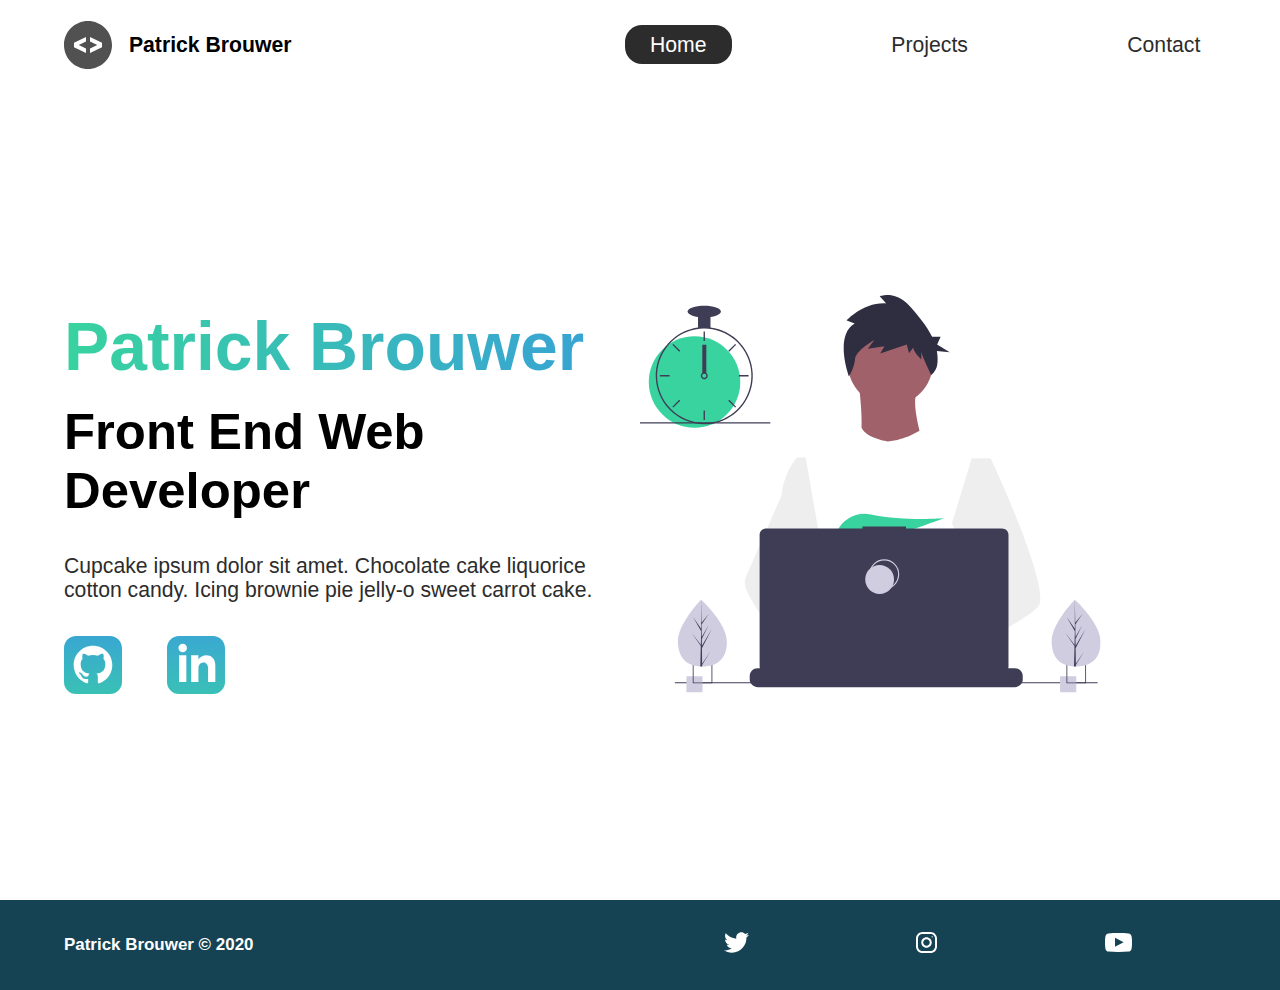
<file: index.html>
<!DOCTYPE html>
<html lang="en">
  <head>
    <meta charset="UTF-8" />
    <meta name="viewport" content="width=device-width, initial-scale=1.0" />
    <meta
      name="description"
      content="Patrick Brouwer is a front end developer who specializes in html, css, javascript and React."
    />
    <meta name="robots" content="index,follow" />
    <link
      href="https://fonts.googleapis.com/css2?family=Montserrat:wght@400;500&display=swap"
      rel="stylesheet"
    />
    <link rel="stylesheet" href="./styles/style.css" />
    <title>Patrick Brouwer | Web Developer</title>
  </head>
  <body>
    <header class="main-head">
      <nav>
        <div class="logo">
          <img src="code.svg" alt="logo" />
          <h1>Patrick Brouwer</h1>
        </div>
        <ul>
          <li><a class="active" href="/">Home</a></li>
          <li><a href="./projects/">Projects</a></li>
          <li><a href="./contact/">Contact</a></li>
        </ul>
      </nav>
    </header>
    <section class="intro">
      <div class="intro-text">
        <h2>Patrick Brouwer</h2>
        <h3>
          Front End Web <br />
          Developer
        </h3>
        <p>
          Cupcake ipsum dolor sit amet. Chocolate cake liquorice cotton candy.
          Icing brownie pie jelly-o sweet carrot cake.
        </p>
        <div class="intro-social">
          <a href="https://github.com/patrickbrouwer" target="_blank"
            ><img src="github.svg" alt="github-social-link"
          /></a>
          <a
            href="https://www.linkedin.com/in/patrickbrouwer1977"
            target="_blank"
            ><img src="linked-in.svg" alt="linkedin-social-link"
          /></a>
        </div>
      </div>
      <div class="intro-images">
        <svg
          width="799"
          height="690"
          viewbox="0 0 799 690"
          fill="none"
          xmlns="http://www.w3.org/2000/svg"
        >
          <g id="undraw_dev_productivity_umsq (1) 1" clip-path="url(#clip0)">
            <path
              id="Vector"
              d="M516.92 624.636C516.92 624.636 512.16 626.266 504.42 628.576C487.31 633.706 455.65 642.216 428.82 643.916C405.72 645.396 386.2 641.836 382.63 626.766C381.1 620.286 383.27 614.956 388 610.576C402.12 597.486 439 592.796 468.25 591.186C476.51 590.736 484.15 590.526 490.51 590.446C501.31 590.306 508.39 590.526 508.39 590.526L508.56 591.186L516.92 624.636Z"
              fill="#A0616A"
            />
            <path
              id="Vector_2"
              d="M436.99 672.586C418.61 695.346 342.73 647.666 316.19 629.886C310.41 626.016 306.97 623.566 306.97 623.566L331.25 591.186L338.94 580.936C338.94 580.936 345.82 584.586 355.99 590.526C356.36 590.746 356.73 590.966 357.11 591.186C365.88 596.336 376.89 603.066 388 610.576C403.33 620.946 418.83 632.776 428.82 643.916C438.59 654.806 443.08 665.036 436.99 672.586Z"
              fill="#A0616A"
            />
            <g id="me">
              <path
                id="Vector_3"
                d="M434.672 191.952C475.283 191.607 507.926 158.406 507.582 117.795C507.237 77.1832 474.036 44.5403 433.425 44.8847C392.813 45.2291 360.17 78.4303 360.515 119.042C360.859 159.653 394.06 192.296 434.672 191.952Z"
                fill="#A0616A"
              />
              <path
                id="Vector_4"
                d="M379.477 155.65C379.477 155.65 394.216 259.972 373.002 271.875C351.787 283.779 499.929 283.588 499.929 283.588C499.929 283.588 466.124 193.284 480.809 165.449L379.477 155.65Z"
                fill="#A0616A"
              />
              <path
                id="Vector_5"
                d="M608.101 283.199L596.257 339.402L571.214 458.308L570.49 464.815L562.138 540.138L556.582 590.177L552.857 623.79C528.584 636.526 510.988 645.326 510.988 645.326C510.988 645.326 509.404 637.719 506.871 627.99C489.805 633.265 458.218 642.043 431.404 643.97C441.266 654.777 445.842 664.969 439.817 672.57C421.63 695.485 345.349 648.45 318.659 630.896C318.077 635.158 317.879 639.464 318.068 643.762L297.626 628.314L299.331 592.359L302.206 531.522L305.819 455.229C304.448 451.975 303.294 448.634 302.364 445.228C295.956 423.161 288.032 379.057 281.928 342.067C277.016 312.298 273.302 287.138 272.517 281.785C272.411 281.086 272.358 280.726 272.358 280.726L384.363 230.094C392.509 248.556 429.865 253.809 429.865 253.809C460.756 251.417 484.847 234.913 484.847 234.913L608.101 283.199Z"
                fill="white"
              />
              <path
                id="Vector_6"
                d="M372.285 49.3811L358.49 43.9934C358.49 43.9934 386.969 12.1 426.99 14.513L415.635 2.22366C415.635 2.22366 443.04 -9.01799 468.283 19.6674C481.553 34.7467 496.908 52.4737 506.557 72.5077L521.281 72.3829L515.251 85.9663L536.874 99.3152L514.777 97.0719C516.155 104.471 516.421 112.034 515.566 119.511C514.683 126.991 510.928 133.835 505.094 138.598V138.598C505.094 138.598 487.743 103.449 487.696 97.9443L487.813 111.705C487.813 111.705 473.959 99.4371 473.889 91.1807L466.471 100.877L462.593 85.7717L416.475 101.301L423.87 88.8526L395.157 93.2246L406.278 77.9923C406.278 77.9923 373.932 96.1568 372.811 111.304C371.689 126.452 362.299 140.875 362.299 140.875C362.299 140.875 336.213 70.3294 372.285 49.3811Z"
                fill="#2F2E41"
              />
              <path
                id="Vector_7"
                d="M690.215 540.422C682.794 548.605 664.338 560.992 641.951 574.422C633.623 579.413 624.757 584.559 615.71 589.676C594.122 601.889 571.514 614.001 552.857 623.79C528.584 636.526 510.988 645.326 510.988 645.326C510.988 645.326 509.403 637.719 506.871 627.99C503.48 614.968 498.397 598.141 493.184 590.715C493.002 590.456 492.82 590.218 492.638 589.979C491.121 588.022 489.601 586.885 488.112 586.897L562.138 540.138L594.127 519.926L570.489 464.814L540.842 395.683L557.908 339.727L575.062 283.479L608.101 283.199C608.101 283.199 619.243 306.985 633.514 340.166C635.647 345.128 637.851 350.299 640.096 355.64C669.469 425.394 706.176 522.836 690.215 540.422Z"
                fill="#EEEEEE"
              />
              <path
                id="Vector_8"
                d="M358.123 591.2C355.41 591.212 352.702 591.456 350.029 591.928C327.074 596.073 320.47 616.94 318.659 630.896C318.077 635.158 317.879 639.464 318.068 643.761L297.626 628.314L290.178 622.687C272.316 616.628 256.353 605.733 242.483 592.84C230.449 581.456 219.634 568.849 210.213 555.223C200.831 541.793 192.448 527.692 185.134 513.034C183.094 508.943 181.977 504.454 181.864 499.884C181.751 495.314 182.644 490.775 184.48 486.588L209.154 430.327L245.218 348.098C245.471 346.146 245.752 344.237 246.059 342.371C252.995 300.511 272.367 281.786 272.367 281.786L287.286 281.659L297.778 341.932L310.813 416.815L302.364 445.227L282.839 510.845L302.205 531.522L358.123 591.2Z"
                fill="#EEEEEE"
              />
            </g>
            <path
              id="Vector_9"
              d="M372.877 415.806L385.631 430.686C390.37 429.783 395.319 428.721 400.416 427.529L396.752 415.806L405.71 426.256C459.707 412.975 526.637 387.155 526.637 387.155C526.637 387.155 454.379 392.453 400.428 380.666C376.558 375.451 351.998 387.284 342.202 409.668C336.508 422.679 337.403 433.951 357.596 433.951C364.419 433.835 371.223 433.195 377.949 432.037L372.877 415.806Z"
              fill="#38D39F"
            />
            <path
              id="Vector_10"
              d="M663.65 660.386V666.456C663.654 668.122 663.345 669.774 662.74 671.326C662.472 672.018 662.147 672.687 661.77 673.326C660.578 675.326 658.887 676.983 656.862 678.133C654.838 679.283 652.549 679.887 650.22 679.886H203.67C201.342 679.887 199.053 679.283 197.028 678.133C195.003 676.983 193.312 675.326 192.12 673.326C191.743 672.687 191.419 672.018 191.15 671.326C190.546 669.774 190.237 668.122 190.24 666.456V660.386C190.24 658.622 190.587 656.876 191.262 655.246C191.936 653.616 192.926 652.136 194.173 650.888C195.42 649.641 196.901 648.652 198.53 647.977C200.16 647.302 201.906 646.955 203.67 646.956H229.41V644.126C229.41 644.052 229.425 643.979 229.453 643.911C229.481 643.843 229.522 643.782 229.574 643.73C229.626 643.678 229.688 643.636 229.756 643.608C229.824 643.58 229.897 643.566 229.97 643.566H243.4C243.474 643.566 243.547 643.58 243.615 643.608C243.683 643.636 243.745 643.678 243.797 643.73C243.849 643.782 243.89 643.843 243.918 643.911C243.946 643.979 243.96 644.052 243.96 644.126V646.956H252.35V644.126C252.35 644.052 252.365 643.979 252.393 643.911C252.421 643.843 252.462 643.782 252.514 643.73C252.566 643.678 252.628 643.636 252.696 643.608C252.764 643.58 252.837 643.566 252.91 643.566H266.34C266.414 643.566 266.487 643.58 266.555 643.608C266.623 643.636 266.684 643.678 266.736 643.73C266.789 643.782 266.83 643.843 266.858 643.911C266.886 643.979 266.9 644.052 266.9 644.126V646.956H275.3V644.126C275.3 644.052 275.315 643.979 275.343 643.911C275.371 643.843 275.412 643.782 275.464 643.73C275.516 643.678 275.578 643.636 275.646 643.608C275.714 643.58 275.787 643.566 275.86 643.566H289.29C289.364 643.566 289.437 643.58 289.505 643.608C289.573 643.636 289.634 643.678 289.686 643.73C289.739 643.782 289.78 643.843 289.808 643.911C289.836 643.979 289.85 644.052 289.85 644.126V646.956H298.24V644.126C298.24 644.052 298.255 643.979 298.283 643.911C298.311 643.843 298.352 643.782 298.404 643.73C298.456 643.678 298.518 643.636 298.586 643.608C298.654 643.58 298.727 643.566 298.8 643.566H312.23C312.304 643.566 312.377 643.58 312.445 643.608C312.513 643.636 312.574 643.678 312.626 643.73C312.678 643.782 312.72 643.843 312.748 643.911C312.776 643.979 312.79 644.052 312.79 644.126V646.956H321.18V644.126C321.18 644.052 321.194 643.979 321.223 643.911C321.251 643.843 321.292 643.782 321.344 643.73C321.396 643.678 321.458 643.636 321.526 643.608C321.594 643.58 321.667 643.566 321.74 643.566H335.17C335.244 643.566 335.317 643.58 335.385 643.608C335.453 643.636 335.514 643.678 335.566 643.73C335.618 643.782 335.66 643.843 335.688 643.911C335.716 643.979 335.73 644.052 335.73 644.126V646.956H344.13V644.126C344.13 644.052 344.145 643.979 344.173 643.911C344.201 643.843 344.242 643.782 344.294 643.73C344.346 643.678 344.408 643.636 344.476 643.608C344.544 643.58 344.617 643.566 344.69 643.566H358.12C358.194 643.566 358.267 643.58 358.335 643.608C358.403 643.636 358.464 643.678 358.516 643.73C358.569 643.782 358.61 643.843 358.638 643.911C358.666 643.979 358.68 644.052 358.68 644.126V646.956H367.07V644.126C367.07 644.052 367.085 643.979 367.113 643.911C367.141 643.843 367.182 643.782 367.234 643.73C367.286 643.678 367.348 643.636 367.416 643.608C367.484 643.58 367.557 643.566 367.63 643.566H472.83C472.904 643.566 472.977 643.58 473.045 643.608C473.113 643.636 473.174 643.678 473.227 643.73C473.279 643.782 473.32 643.843 473.348 643.911C473.376 643.979 473.39 644.052 473.39 644.126V646.956H481.79V644.126C481.79 644.052 481.804 643.979 481.833 643.911C481.861 643.843 481.902 643.782 481.954 643.73C482.006 643.678 482.068 643.636 482.136 643.608C482.204 643.58 482.277 643.566 482.35 643.566H495.78C495.928 643.567 496.07 643.627 496.175 643.732C496.279 643.836 496.339 643.978 496.34 644.126V646.956H504.73V644.126C504.73 644.052 504.745 643.979 504.773 643.911C504.801 643.843 504.842 643.782 504.894 643.73C504.946 643.678 505.008 643.636 505.076 643.608C505.144 643.58 505.217 643.566 505.29 643.566H518.72C518.794 643.566 518.867 643.58 518.935 643.608C519.003 643.636 519.065 643.678 519.117 643.73C519.169 643.782 519.21 643.843 519.238 643.911C519.266 643.979 519.28 644.052 519.28 644.126V646.956H527.67V644.126C527.67 644.052 527.685 643.979 527.713 643.911C527.741 643.843 527.782 643.782 527.834 643.73C527.886 643.678 527.948 643.636 528.016 643.608C528.084 643.58 528.157 643.566 528.23 643.566H541.66C541.734 643.566 541.807 643.58 541.875 643.608C541.943 643.636 542.005 643.678 542.057 643.73C542.109 643.782 542.15 643.843 542.178 643.911C542.206 643.979 542.22 644.052 542.22 644.126V646.956H550.62V644.126C550.62 644.052 550.635 643.979 550.663 643.911C550.691 643.843 550.732 643.782 550.784 643.73C550.836 643.678 550.898 643.636 550.966 643.608C551.034 643.58 551.107 643.566 551.18 643.566H564.61C564.757 643.568 564.898 643.628 565.001 643.733C565.104 643.837 565.161 643.979 565.16 644.126V646.956H573.56V644.126C573.56 644.052 573.575 643.979 573.603 643.911C573.631 643.843 573.672 643.782 573.724 643.73C573.776 643.678 573.838 643.636 573.906 643.608C573.974 643.58 574.047 643.566 574.12 643.566H587.55C587.624 643.566 587.697 643.58 587.765 643.608C587.833 643.636 587.895 643.678 587.947 643.73C587.999 643.782 588.04 643.843 588.068 643.911C588.096 643.979 588.11 644.052 588.11 644.126V646.956H596.5V644.126C596.5 644.052 596.515 643.979 596.543 643.911C596.571 643.843 596.612 643.782 596.664 643.73C596.716 643.678 596.778 643.636 596.846 643.608C596.914 643.58 596.987 643.566 597.06 643.566H610.49C610.564 643.566 610.637 643.58 610.705 643.608C610.773 643.636 610.835 643.678 610.887 643.73C610.939 643.782 610.98 643.843 611.008 643.911C611.036 643.979 611.05 644.052 611.05 644.126V646.956H650.22C651.984 646.955 653.731 647.302 655.36 647.977C656.99 648.652 658.471 649.641 659.718 650.888C660.965 652.136 661.954 653.616 662.629 655.246C663.304 656.876 663.651 658.622 663.65 660.386Z"
              fill="#3F3D56"
            />
            <path
              id="Vector_11"
              d="M793.5 671.326H60.5V673.326H793.5V671.326Z"
              fill="#3F3D56"
            />
            <path
              id="Vector_12"
              d="M627.694 404.757H461.251V401.326H385.78V404.757H218.651C215.665 404.757 212.801 405.943 210.69 408.054C208.578 410.166 207.392 413.029 207.392 416.015V643.927C207.392 646.913 208.578 649.776 210.69 651.888C212.801 653.999 215.665 655.185 218.651 655.185H627.694C630.68 655.185 633.544 653.999 635.655 651.888C637.767 649.776 638.953 646.913 638.953 643.927V416.015C638.953 414.537 638.662 413.073 638.096 411.707C637.53 410.341 636.701 409.1 635.655 408.054C634.61 407.009 633.369 406.18 632.003 405.614C630.637 405.048 629.173 404.757 627.694 404.757Z"
              fill="#3F3D56"
            />
            <path
              id="Vector_13"
              d="M423.5 509.326C437.307 509.326 448.5 498.133 448.5 484.326C448.5 470.519 437.307 459.326 423.5 459.326C409.693 459.326 398.5 470.519 398.5 484.326C398.5 498.133 409.693 509.326 423.5 509.326Z"
              stroke="#D0CDE1"
              stroke-width="2"
              stroke-miterlimit="10"
            />
            <path
              id="Vector_14"
              d="M415.5 518.326C429.307 518.326 440.5 507.133 440.5 493.326C440.5 479.519 429.307 468.326 415.5 468.326C401.693 468.326 390.5 479.519 390.5 493.326C390.5 507.133 401.693 518.326 415.5 518.326Z"
              fill="#D0CDE1"
            />
            <path
              id="Vector_15"
              d="M108.446 661.223H80.4463V689.223H108.446V661.223Z"
              fill="#D0CDE1"
            />
            <path
              id="Vector_16"
              d="M91.4502 639.223V673.223H125.45V639.223H91.4502ZM123.97 671.743H92.9202V640.703H123.97V671.743Z"
              fill="#3F3D56"
            />
            <path
              id="Vector_17"
              d="M756.446 661.223H728.446V689.223H756.446V661.223Z"
              fill="#D0CDE1"
            />
            <path
              id="Vector_18"
              d="M739.45 639.223V673.223H773.45V639.223H739.45ZM771.97 671.743H740.92V640.703H771.97V671.743Z"
              fill="#3F3D56"
            />
            <path
              id="Vector_19"
              d="M94.5802 230.113C138.399 230.113 173.921 194.592 173.921 150.773C173.921 106.955 138.399 71.4326 94.5802 71.4326C50.7617 71.4326 15.2397 106.955 15.2397 150.773C15.2397 194.592 50.7617 230.113 94.5802 230.113Z"
              fill="#38D39F"
            />
            <path
              id="Vector_20"
              d="M122.229 56.4899C115.045 55.5763 107.774 55.5763 100.59 56.4899C84.586 58.5913 69.5203 65.2398 57.181 75.6465C44.8417 86.0532 35.7467 99.7813 30.9754 115.202C28.8053 122.229 27.5764 129.514 27.3208 136.864C27.2848 137.886 27.2607 138.92 27.2607 139.954C27.283 162.264 36.1559 183.655 51.932 199.431C67.7082 215.207 89.0989 224.08 111.41 224.103C113.201 224.103 114.992 224.042 116.759 223.934C120.907 223.674 125.03 223.103 129.093 222.227C148.495 218.055 165.798 207.161 177.947 191.468C190.095 175.776 196.308 156.295 195.487 136.467C194.665 116.638 186.863 97.738 173.459 83.1039C160.054 68.4698 141.909 59.0435 122.229 56.4899H122.229ZM137.748 217.347H137.736C130.959 219.659 123.905 221.062 116.759 221.518C114.992 221.638 113.201 221.698 111.41 221.698C89.7377 221.672 68.961 213.051 53.6367 197.727C38.3123 182.402 29.6914 161.626 29.6649 139.954C29.6649 138.92 29.689 137.886 29.725 136.864C30.5514 115.744 39.5156 95.7617 54.7411 81.1008C69.9666 66.44 90.273 58.237 111.41 58.2089C130.776 58.21 149.513 65.0865 164.283 77.6131C179.052 90.1398 188.895 107.503 192.057 126.61C195.219 145.716 191.496 165.325 181.55 181.942C171.604 198.559 156.081 211.106 137.748 217.347H137.748Z"
              fill="#3F3D56"
            />
            <path
              id="Vector_21"
              d="M112.612 63.0176H110.208V79.8474H112.612V63.0176Z"
              fill="#3F3D56"
            />
            <path
              id="Vector_22"
              d="M57.8578 84.7018L56.1577 86.4019L68.0582 98.3023L69.7582 96.6022L57.8578 84.7018Z"
              fill="#3F3D56"
            />
            <path
              id="Vector_23"
              d="M34.4736 138.751V141.156H51.3034V138.751H34.4736Z"
              fill="#3F3D56"
            />
            <path
              id="Vector_24"
              d="M56.1578 193.506L57.8579 195.206L69.7584 183.306L68.0583 181.606L56.1578 193.506Z"
              fill="#3F3D56"
            />
            <path
              id="Vector_25"
              d="M153.062 96.6022L154.762 98.3022L166.662 86.4018L164.962 84.7017L153.062 96.6022Z"
              fill="#3F3D56"
            />
            <path
              id="Vector_26"
              d="M171.516 138.751V141.156H188.346V138.751H171.516Z"
              fill="#3F3D56"
            />
            <path
              id="Vector_27"
              d="M154.762 181.605L153.062 183.305L164.962 195.206L166.662 193.506L154.762 181.605Z"
              fill="#3F3D56"
            />
            <path
              id="Vector_28"
              d="M112.612 200.06H110.208V216.89H112.612V200.06Z"
              fill="#3F3D56"
            />
            <path
              id="Vector_29"
              d="M115.016 135.145C113.976 134.365 112.711 133.943 111.41 133.943C110.11 133.943 108.844 134.365 107.804 135.145C107.091 135.686 106.505 136.375 106.085 137.165C105.552 138.181 105.322 139.329 105.421 140.473C105.52 141.616 105.944 142.707 106.644 143.617C107.343 144.527 108.288 145.218 109.368 145.608C110.447 145.997 111.616 146.07 112.735 145.817C113.855 145.564 114.878 144.996 115.685 144.179C116.492 143.363 117.048 142.333 117.288 141.21C117.528 140.088 117.441 138.92 117.039 137.846C116.636 136.771 115.935 135.834 115.017 135.145H115.016ZM111.41 143.56C110.454 143.557 109.539 143.176 108.863 142.501C108.187 141.825 107.807 140.909 107.804 139.954C107.808 139.224 108.03 138.513 108.441 137.91C108.793 137.4 109.271 136.989 109.828 136.718C110.386 136.446 111.004 136.323 111.623 136.361C112.241 136.398 112.84 136.594 113.361 136.931C113.881 137.267 114.307 137.732 114.595 138.281C114.883 138.83 115.025 139.444 115.007 140.063C114.989 140.683 114.811 141.287 114.491 141.818C114.17 142.349 113.719 142.788 113.179 143.093C112.639 143.398 112.03 143.559 111.41 143.56V143.56Z"
              fill="#3F3D56"
            />
            <path
              id="Vector_30"
              d="M122.229 35.3687H100.591V57.007H122.229V35.3687Z"
              fill="#3F3D56"
            />
            <path
              id="Vector_31"
              d="M111.41 38.9748C127.344 38.9748 140.261 34.4 140.261 28.7567C140.261 23.1134 127.344 18.5386 111.41 18.5386C95.4757 18.5386 82.5586 23.1134 82.5586 28.7567C82.5586 34.4 95.4757 38.9748 111.41 38.9748Z"
              fill="#3F3D56"
            />
            <path id="clock-arrow" d="M115 86H108V135H115V86Z" fill="#3F3D56" />
            <path
              id="Vector_32"
              d="M226 220.44H0V222.844H226V220.44Z"
              fill="#3F3D56"
            />
            <g id="plant-left">
              <path
                id="Vector_33"
                d="M150.594 599.754C151.527 631.704 132.858 643.413 109.43 644.097C108.886 644.113 108.344 644.123 107.805 644.126C106.719 644.135 105.643 644.117 104.577 644.072C83.3891 643.193 66.6172 631.945 65.7495 602.232C64.8515 571.482 103.018 531.529 105.882 528.574L105.887 528.571C105.996 528.458 106.052 528.402 106.052 528.402C106.052 528.402 149.661 567.807 150.594 599.754Z"
                fill="#D0CDE1"
              />
              <path
                id="Vector_34"
                d="M107.744 639.255L122.626 617.124L107.774 641.636L107.805 644.126C106.719 644.135 105.643 644.117 104.577 644.072L105.315 612.06L105.295 611.813L105.322 611.766L105.393 608.741L89.0952 585.078L105.374 606.477L105.432 607.116L105.989 582.93L91.9122 558.397L106.029 578.681L105.882 528.574L105.882 528.407L105.887 528.571L106.821 568.062L119.651 552.021L106.863 571.464L107.143 593.098L118.949 571.984L107.187 596.279L107.343 608.308L124.512 578.897L107.395 612.505L107.744 639.255Z"
                fill="#3F3D56"
              />
            </g>
            <g id="plant-right">
              <path
                id="Vector_35"
                d="M798.594 599.754C799.527 631.704 780.858 643.413 757.43 644.097C756.886 644.113 756.344 644.123 755.805 644.126C754.719 644.135 753.643 644.117 752.577 644.072C731.389 643.193 714.617 631.945 713.749 602.232C712.851 571.482 751.018 531.529 753.882 528.574L753.887 528.571C753.996 528.458 754.052 528.402 754.052 528.402C754.052 528.402 797.661 567.807 798.594 599.754Z"
                fill="#D0CDE1"
              />
              <path
                id="Vector_36"
                d="M755.744 639.255L770.626 617.124L755.774 641.636L755.805 644.126C754.719 644.135 753.643 644.117 752.577 644.072L753.315 612.06L753.295 611.813L753.323 611.766L753.393 608.741L737.095 585.078L753.374 606.477L753.432 607.116L753.989 582.93L739.912 558.397L754.029 578.681L753.882 528.574L753.882 528.407L753.887 528.571L754.821 568.062L767.651 552.021L754.864 571.464L755.143 593.098L766.949 571.984L755.187 596.279L755.343 608.308L772.512 578.897L755.395 612.505L755.744 639.255Z"
                fill="#3F3D56"
              />
            </g>
          </g>
          <defs>
            <clippath id="clip0">
              <rect width="798.627" height="689.223" fill="white" />
            </clippath>
          </defs>
        </svg>
        <img class="splash" src="./img/splash.svg" alt="" />
      </div>
    </section>
    <footer>
      <h4>Patrick Brouwer &copy; 2020</h4>
      <ul>
        <li>
          <a href="#"><img src="twitter 1.svg" alt="twitter-social" /></a>
        </li>
        <li>
          <a href="#"><img src="instagram 1.svg" alt="instagram-social" /></a>
        </li>
        <li>
          <a
            src="../youtube-symbol 1.svg"
            href="https://www.youtube.com/channel/UCePYxlFIrb9_VnirUEHHC-w"
            target="_blank"
            ><img src="../youtube-symbol 1.svg" alt="youtube-social"
          /></a>
        </li>
      </ul>
    </footer>
  </body>
</html>
</file>
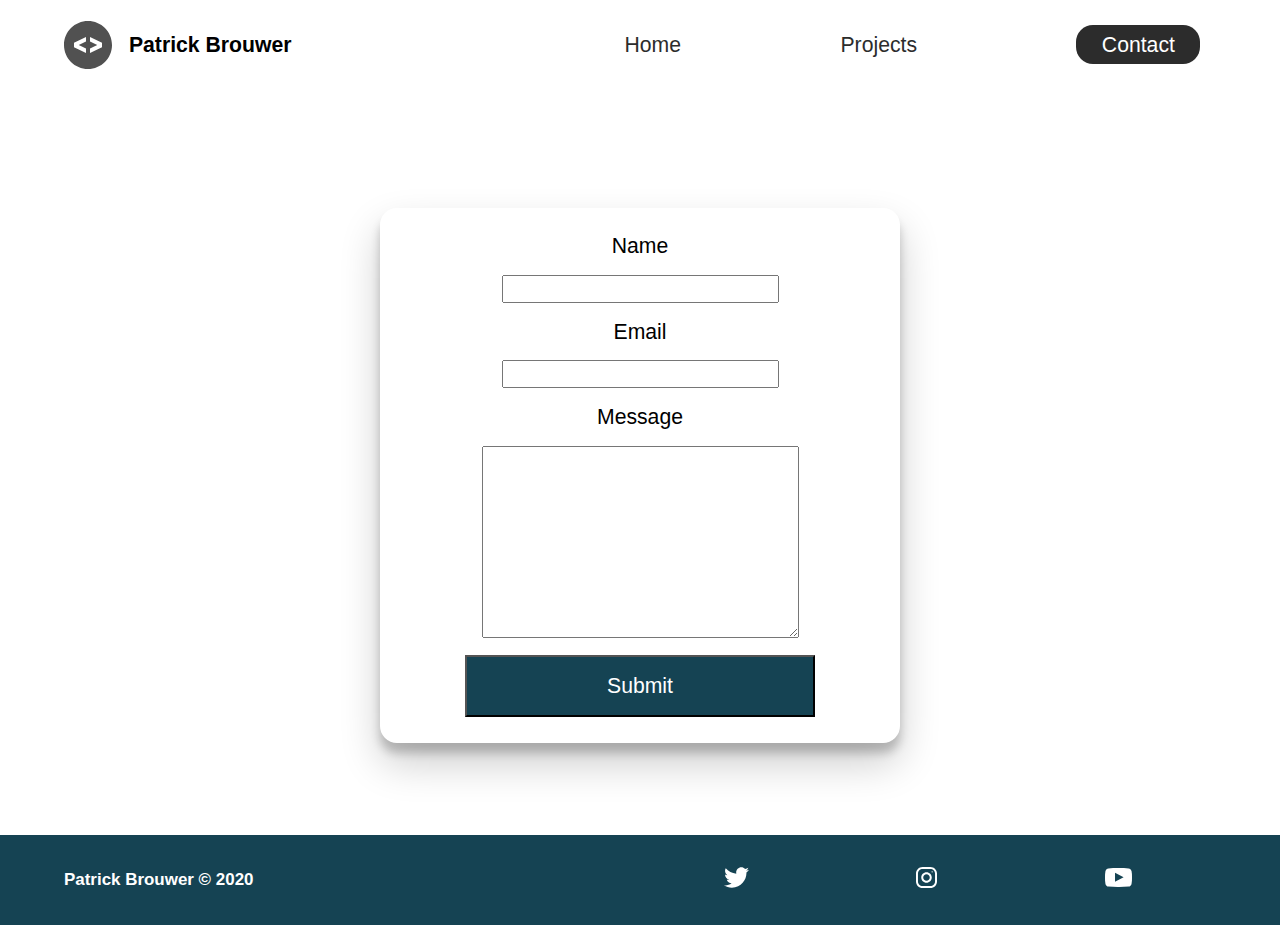
<file: contact/index.html>
<!DOCTYPE html>
<html lang="en">
  <head>
    <meta charset="UTF-8" />
    <meta name="viewport" content="width=device-width, initial-scale=1.0" />
    <meta
      name="description"
      content="Patrick Brouwer is a front end developer who specializes in html, css, javascript and React."
    />
    <meta name="robots" content="index,follow" />
    <link
      href="https://fonts.googleapis.com/css2?family=Montserrat:wght@400;500&display=swap"
      rel="stylesheet"
    />
    <link rel="stylesheet" href="../styles/style.css" />
    <title>Patrick Brouwer | Web Developer</title>
  </head>
  <body>
    <header class="main-head">
      <nav>
        <div class="logo">
          <img src="../code.svg" alt="logo" />
          <h1>Patrick Brouwer</h1>
        </div>
        <ul>
          <li><a href="../">Home</a></li>
          <li><a href="../projects/">Projects</a></li>
          <li><a class="active" href="./index.html">Contact</a></li>
        </ul>
      </nav>
    </header>
    <section class="form-section">
      <form action="https://formspree.io/xoqlknqz" method="POST">
        <label for="name">Name</label>
        <input type="text" name="name" id="name" required />
        <label for="email">Email</label>
        <input type="email" name="_replyto" id="email" required />
        <label for="message">Message</label>
        <textarea name="message" id="message" cols="30" rows="10"></textarea>
        <button type="submit">Submit</button>
      </form>
    </section>
    <footer>
      <h4>Patrick Brouwer &copy; 2020</h4>
      <ul>
        <li>
          <a href="#"><img src="../twitter 1.svg" alt="twitter-social" /></a>
        </li>
        <li>
          <a href="#"
            ><img src="../instagram 1.svg" alt="instagram-social"
          /></a>
        </li>
        <li>
          <a
            src="../youtube-symbol 1.svg"
            href="https://www.youtube.com/channel/UCePYxlFIrb9_VnirUEHHC-w"
            target="_blank"
            ><img src="../youtube-symbol 1.svg" alt="youtube-social"
          /></a>
        </li>
      </ul>
    </footer>
  </body>
</html>
</file>
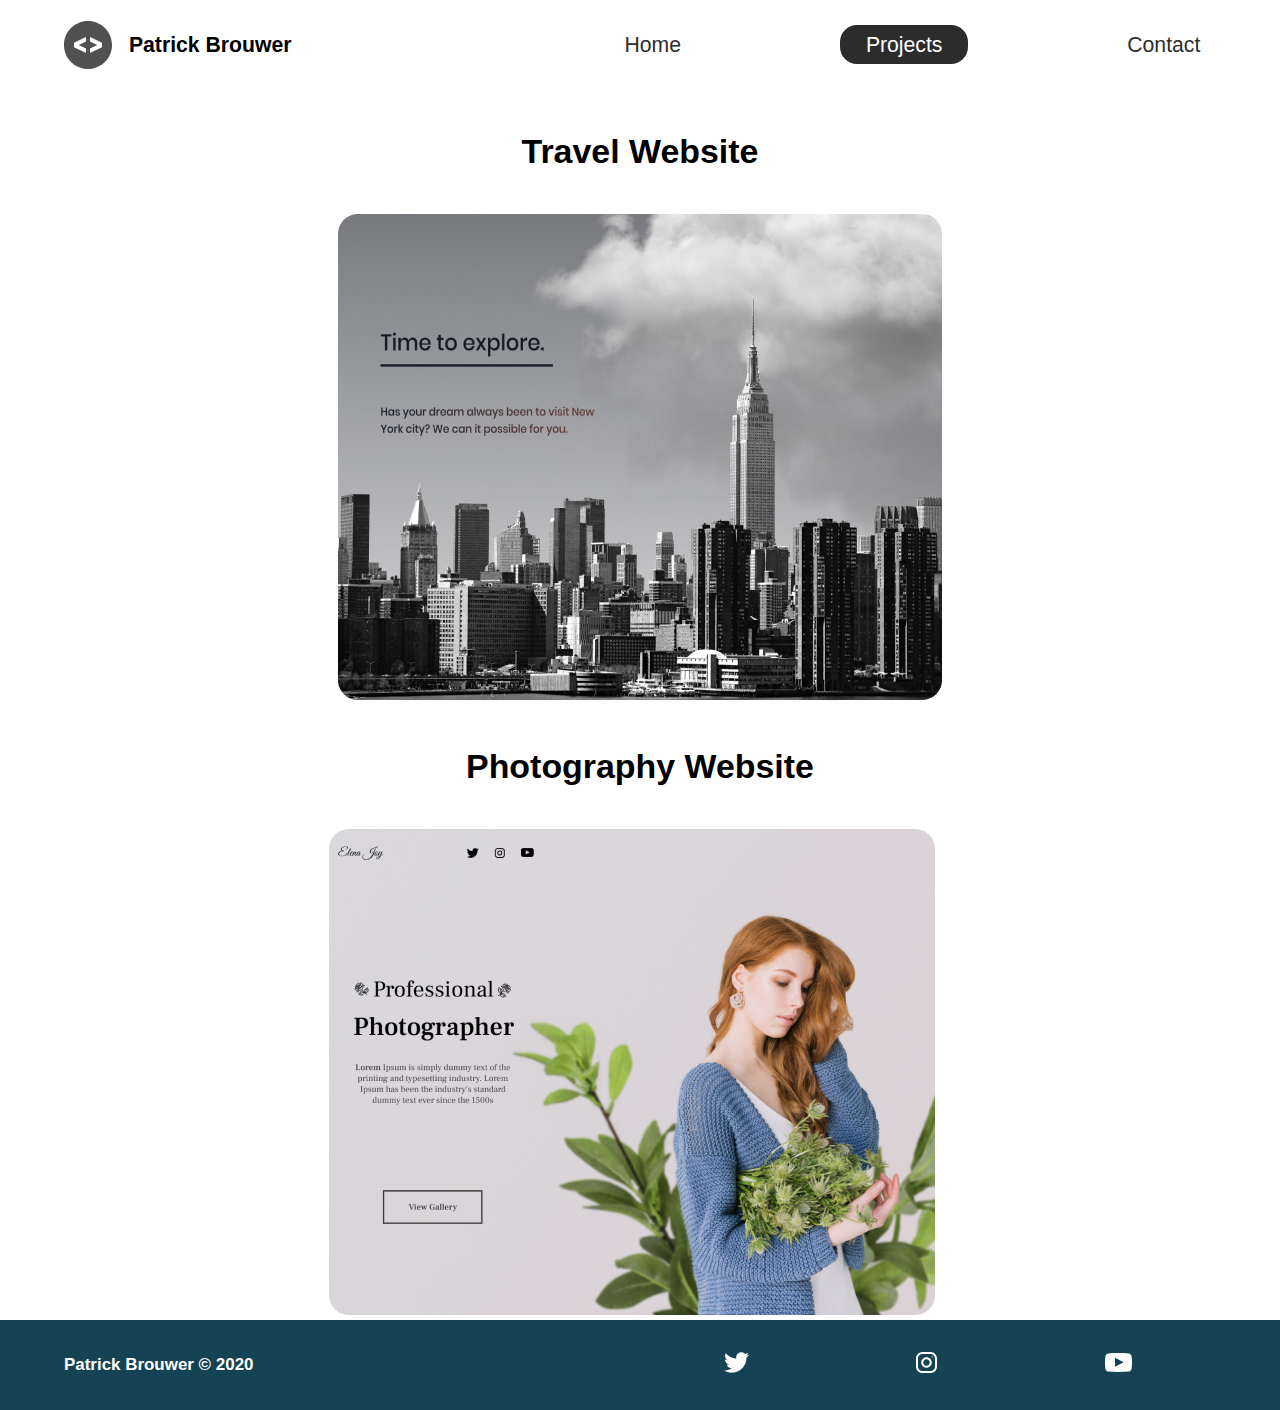
<file: projects/index.html>
<!DOCTYPE html>
<html lang="en">
  <head>
    <meta charset="UTF-8" />
    <meta name="viewport" content="width=device-width, initial-scale=1.0" />
    <meta
      name="description"
      content="Patrick Brouwer is a front end developer who specializes in html, css, javascript and React."
    />
    <meta name="robots" content="index,follow" />
    <link
      href="https://fonts.googleapis.com/css2?family=Montserrat:wght@400;500&display=swap"
      rel="stylesheet"
    />
    <link rel="stylesheet" href="../styles/style.css" />
    <title>Patrick Brouwer | Web Developer</title>
  </head>
  <body>
    <header class="main-head">
      <nav>
        <div class="logo">
          <img src="../code.svg" alt="logo" />
          <h1>Patrick Brouwer</h1>
        </div>
        <ul>
          <li><a href="../">Home</a></li>
          <li><a class="active" href="./index.html">Projects</a></li>
          <li><a href="../contact/">Contact</a></li>
        </ul>
      </nav>
    </header>
    <section class="projects">
      <div class="travelly">
        <h2>Travel Website</h2>
        <a href="https://www.patrickbrouwer.eu/travel" target="_blank">
          <img src="../img/travelly.jpg" alt="travel-website-project"
        /></a>
      </div>
      <div class="elena">
        <h2>Photography Website</h2>
        <a href="https://patrickbrouwer.eu/photo" target="_blank">
          <img src="../img/elena-joy.jpg" alt="photography-website-project"
        /></a>
      </div>
    </section>
    <footer>
      <h4>Patrick Brouwer &copy; 2020</h4>
      <ul>
        <li>
          <a href="#"><img src="../twitter 1.svg" alt="twitter-social" /></a>
        </li>
        <li>
          <a href="#"
            ><img src="../instagram 1.svg" alt="instagram-social"
          /></a>
        </li>
        <li>
          <a
            src="../youtube-symbol 1.svg"
            href="https://www.youtube.com/channel/UCePYxlFIrb9_VnirUEHHC-w"
            target="_blank"
            ><img src="../youtube-symbol 1.svg" alt="youtube-social"
          /></a>
        </li>
      </ul>
    </footer>
  </body>
</html>
</file>
<file: styles/style.css>
* {
  margin: 0;
  padding: 0;
  -webkit-box-sizing: border-box;
          box-sizing: border-box;
}

html {
  font-size: 62.5%;
}

body {
  font-family: "Montserrat", sans-serif;
}

h1 {
  font-size: 2.5rem;
}

li,
button,
label,
input,
p,
a {
  font-size: 2.5rem;
}

h2 {
  font-size: 4rem;
}

h3 {
  font-size: 2.5rem;
}

h4,
h5 {
  font-size: 2rem;
}

body {
  font-family: "Ruhl", sans-serif;
  -webkit-animation: opening 1s ease-in-out;
          animation: opening 1s ease-in-out;
}

ul {
  list-style: none;
}

a {
  text-decoration: none;
  color: #2c2c2c;
}

.main-head {
  width: 95%;
  margin: 0 0 0 auto;
}

nav {
  display: -webkit-box;
  display: -ms-flexbox;
  display: flex;
  -webkit-box-pack: justify;
      -ms-flex-pack: justify;
          justify-content: space-between;
  -webkit-box-align: center;
      -ms-flex-align: center;
          align-items: center;
  -webkit-box-orient: horizontal;
  -webkit-box-direction: normal;
      -ms-flex-direction: row;
          flex-direction: row;
  min-height: 10vh;
  width: 60%;
  -ms-flex-wrap: wrap;
      flex-wrap: wrap;
}

nav .logo {
  display: -webkit-box;
  display: -ms-flexbox;
  display: flex;
  -webkit-box-pack: start;
      -ms-flex-pack: start;
          justify-content: flex-start;
  -webkit-box-align: center;
      -ms-flex-align: center;
          align-items: center;
  -webkit-box-orient: horizontal;
  -webkit-box-direction: normal;
      -ms-flex-direction: row;
          flex-direction: row;
  -webkit-box-flex: 1;
      -ms-flex: 1 1 10rem;
          flex: 1 1 10rem;
  height: 100%;
  width: 100%;
}

nav .logo h1 {
  margin: 2rem;
}

nav ul {
  display: -webkit-box;
  display: -ms-flexbox;
  display: flex;
  -ms-flex-pack: distribute;
      justify-content: space-around;
  -webkit-box-align: center;
      -ms-flex-align: center;
          align-items: center;
  -webkit-box-orient: horizontal;
  -webkit-box-direction: normal;
      -ms-flex-direction: row;
          flex-direction: row;
  -webkit-box-flex: 1;
      -ms-flex: 1 1 40rem;
          flex: 1 1 40rem;
}

.intro {
  min-height: 90vh;
  width: 90%;
  margin: auto;
  -ms-flex-wrap: wrap;
      flex-wrap: wrap;
  display: -webkit-box;
  display: -ms-flexbox;
  display: flex;
  -webkit-box-pack: justify;
      -ms-flex-pack: justify;
          justify-content: space-between;
  -webkit-box-align: center;
      -ms-flex-align: center;
          align-items: center;
  -webkit-box-orient: horizontal;
  -webkit-box-direction: normal;
      -ms-flex-direction: row;
          flex-direction: row;
}

.intro h2 {
  font-size: 8rem;
  padding-top: 2rem;
  background: -webkit-gradient(linear, left top, right top, from(#38d39f), to(#38a4d3));
  background: linear-gradient(left, #38d39f, #38a4d3);
  -webkit-background-clip: text;
  -webkit-text-fill-color: transparent;
  display: inline-block;
}

.intro h3 {
  font-size: 6rem;
  padding: 2rem 0rem;
}

.intro p {
  padding-top: 2rem;
  color: #2c2c2c;
}

.splash {
  position: absolute;
  top: 0%;
  right: 0%;
  height: 100%;
  z-index: -1;
}

.intro-social {
  margin-top: 4rem;
}

.intro-social a {
  margin-right: 5rem;
}

.active {
  background: #2c2c2c;
  color: white;
  padding: 1rem 3rem;
  border-radius: 2rem;
}

.intro-text,
.intro-images {
  -webkit-box-flex: 1;
      -ms-flex: 1 1 40rem;
          flex: 1 1 40rem;
}

#plant-left {
  -webkit-animation: plant 1.5s ease infinite alternate;
          animation: plant 1.5s ease infinite alternate;
}

#plant-right {
  -webkit-animation: plant 1.5s ease infinite alternate 0.5s;
          animation: plant 1.5s ease infinite alternate 0.5s;
}

#me {
  -webkit-animation: me 1s ease infinite alternate;
          animation: me 1s ease infinite alternate;
  -webkit-transform-origin: bottom;
          transform-origin: bottom;
}

#clock-arrow {
  -webkit-animation: clock 1.5s linear infinite;
          animation: clock 1.5s linear infinite;
  transform-box: fill-box;
  -webkit-transform-origin: bottom;
          transform-origin: bottom;
}

@-webkit-keyframes me {
  from {
    -webkit-transform: rotateZ(-5deg);
            transform: rotateZ(-5deg);
  }
  to {
    -webkit-transform: rotateZ(5deg);
            transform: rotateZ(5deg);
  }
}

@keyframes me {
  from {
    -webkit-transform: rotateZ(-5deg);
            transform: rotateZ(-5deg);
  }
  to {
    -webkit-transform: rotateZ(5deg);
            transform: rotateZ(5deg);
  }
}

@-webkit-keyframes plant {
  from {
    -webkit-transform: translateY(0%);
            transform: translateY(0%);
  }
  to {
    -webkit-transform: translateY(-30%);
            transform: translateY(-30%);
  }
}

@keyframes plant {
  from {
    -webkit-transform: translateY(0%);
            transform: translateY(0%);
  }
  to {
    -webkit-transform: translateY(-30%);
            transform: translateY(-30%);
  }
}

@-webkit-keyframes clock {
  from {
    -webkit-transform: rotateZ(0deg);
            transform: rotateZ(0deg);
  }
  to {
    -webkit-transform: rotateZ(360deg);
            transform: rotateZ(360deg);
  }
}

@keyframes clock {
  from {
    -webkit-transform: rotateZ(0deg);
            transform: rotateZ(0deg);
  }
  to {
    -webkit-transform: rotateZ(360deg);
            transform: rotateZ(360deg);
  }
}

.projects {
  width: 90%;
  margin: auto;
  min-height: 90vh;
  display: -webkit-box;
  display: -ms-flexbox;
  display: flex;
  -webkit-box-pack: justify;
      -ms-flex-pack: justify;
          justify-content: space-between;
  -webkit-box-align: center;
      -ms-flex-align: center;
          align-items: center;
  -webkit-box-orient: horizontal;
  -webkit-box-direction: normal;
      -ms-flex-direction: row;
          flex-direction: row;
  text-align: center;
  -ms-flex-wrap: wrap;
      flex-wrap: wrap;
}

.projects h2 {
  margin: 5rem;
}

.travelly,
.elena {
  -webkit-box-flex: 1;
      -ms-flex: 1 1 40rem;
          flex: 1 1 40rem;
  display: -webkit-box;
  display: -ms-flexbox;
  display: flex;
  -webkit-box-pack: center;
      -ms-flex-pack: center;
          justify-content: center;
  -webkit-box-align: center;
      -ms-flex-align: center;
          align-items: center;
  -webkit-box-orient: vertical;
  -webkit-box-direction: normal;
      -ms-flex-direction: column;
          flex-direction: column;
}

.form-section {
  min-height: 80vh;
  display: -webkit-box;
  display: -ms-flexbox;
  display: flex;
  -webkit-box-pack: center;
      -ms-flex-pack: center;
          justify-content: center;
  -webkit-box-align: center;
      -ms-flex-align: center;
          align-items: center;
  -webkit-box-orient: horizontal;
  -webkit-box-direction: normal;
      -ms-flex-direction: row;
          flex-direction: row;
  margin-top: 3rem;
}

.form-section form {
  padding: 3rem 10rem;
  -webkit-box-shadow: 0px 10px 10px rgba(0, 0, 0, 0.2), 0px 20px 40px rgba(0, 0, 0, 0.2);
          box-shadow: 0px 10px 10px rgba(0, 0, 0, 0.2), 0px 20px 40px rgba(0, 0, 0, 0.2);
  display: -webkit-box;
  display: -ms-flexbox;
  display: flex;
  -webkit-box-pack: center;
      -ms-flex-pack: center;
          justify-content: center;
  -webkit-box-align: center;
      -ms-flex-align: center;
          align-items: center;
  -webkit-box-orient: vertical;
  -webkit-box-direction: normal;
      -ms-flex-direction: column;
          flex-direction: column;
  border-radius: 2rem;
}

.form-section form input,
.form-section form textarea {
  margin: 2rem;
}

.form-section form input:focus,
.form-section form textarea:focus {
  outline: 2px solid black;
}

.form-section form textarea {
  font-family: "Montserrat", sans-serif;
  font-size: 1.8rem;
}

.form-section form button {
  width: 100%;
  padding: 2rem;
  background: #154353;
  color: white;
}

.form-section form button:focus {
  background: #33696b;
}

footer {
  background: #154353;
  color: white;
  min-height: 10vh;
  padding: 0% 5%;
  display: -webkit-box;
  display: -ms-flexbox;
  display: flex;
  -webkit-box-pack: start;
      -ms-flex-pack: start;
          justify-content: flex-start;
  -webkit-box-align: center;
      -ms-flex-align: center;
          align-items: center;
  -webkit-box-orient: horizontal;
  -webkit-box-direction: normal;
      -ms-flex-direction: row;
          flex-direction: row;
}

footer ul {
  -webkit-box-flex: 1;
      -ms-flex: 1 1 40rem;
          flex: 1 1 40rem;
  display: -webkit-box;
  display: -ms-flexbox;
  display: flex;
  -ms-flex-pack: distribute;
      justify-content: space-around;
  -webkit-box-align: center;
      -ms-flex-align: center;
          align-items: center;
  -webkit-box-orient: horizontal;
  -webkit-box-direction: normal;
      -ms-flex-direction: row;
          flex-direction: row;
}

footer h4 {
  -webkit-box-flex: 1;
      -ms-flex: 1 1 40rem;
          flex: 1 1 40rem;
}

@media screen and (max-width: 1332px) {
  html {
    font-size: 53%;
  }
  .splash {
    display: none;
  }
  svg {
    width: 80%;
  }
  nav {
    width: 100%;
  }
}

@media screen and (max-width: 754px) {
  html {
    font-size: 45%;
  }
  svg {
    height: 60%;
  }
  .main-head {
    width: 100%;
  }
  nav .logo {
    display: -webkit-box;
    display: -ms-flexbox;
    display: flex;
    -webkit-box-pack: center;
        -ms-flex-pack: center;
            justify-content: center;
    -webkit-box-align: center;
        -ms-flex-align: center;
            align-items: center;
    -webkit-box-orient: vertical;
    -webkit-box-direction: normal;
        -ms-flex-direction: column;
            flex-direction: column;
    -webkit-box-flex: 1;
        -ms-flex: 1 1 20rem;
            flex: 1 1 20rem;
    margin-top: 2rem;
  }
  nav ul {
    -webkit-box-flex: 1;
        -ms-flex: 1 1 60rem;
            flex: 1 1 60rem;
    margin: 2rem 0rem;
  }
  .intro-text {
    margin-top: 5rem;
    text-align: center;
  }
  .intro-images {
    text-align: center;
  }
  .intro-social {
    display: -webkit-box;
    display: -ms-flexbox;
    display: flex;
    -webkit-box-pack: center;
        -ms-flex-pack: center;
            justify-content: center;
    -webkit-box-align: center;
        -ms-flex-align: center;
            align-items: center;
    -webkit-box-orient: horizontal;
    -webkit-box-direction: normal;
        -ms-flex-direction: row;
            flex-direction: row;
  }
  .intro-social a {
    margin: 2rem;
  }
  .elena,
  .travelly {
    -webkit-box-flex: 1;
        -ms-flex: 1 1 50rem;
            flex: 1 1 50rem;
  }
  .elena img,
  .travelly img {
    width: 100%;
    height: 100%;
  }
  form {
    padding: 0rem;
    width: 100%;
  }
}
/*# sourceMappingURL=style.css.map */
</file>
